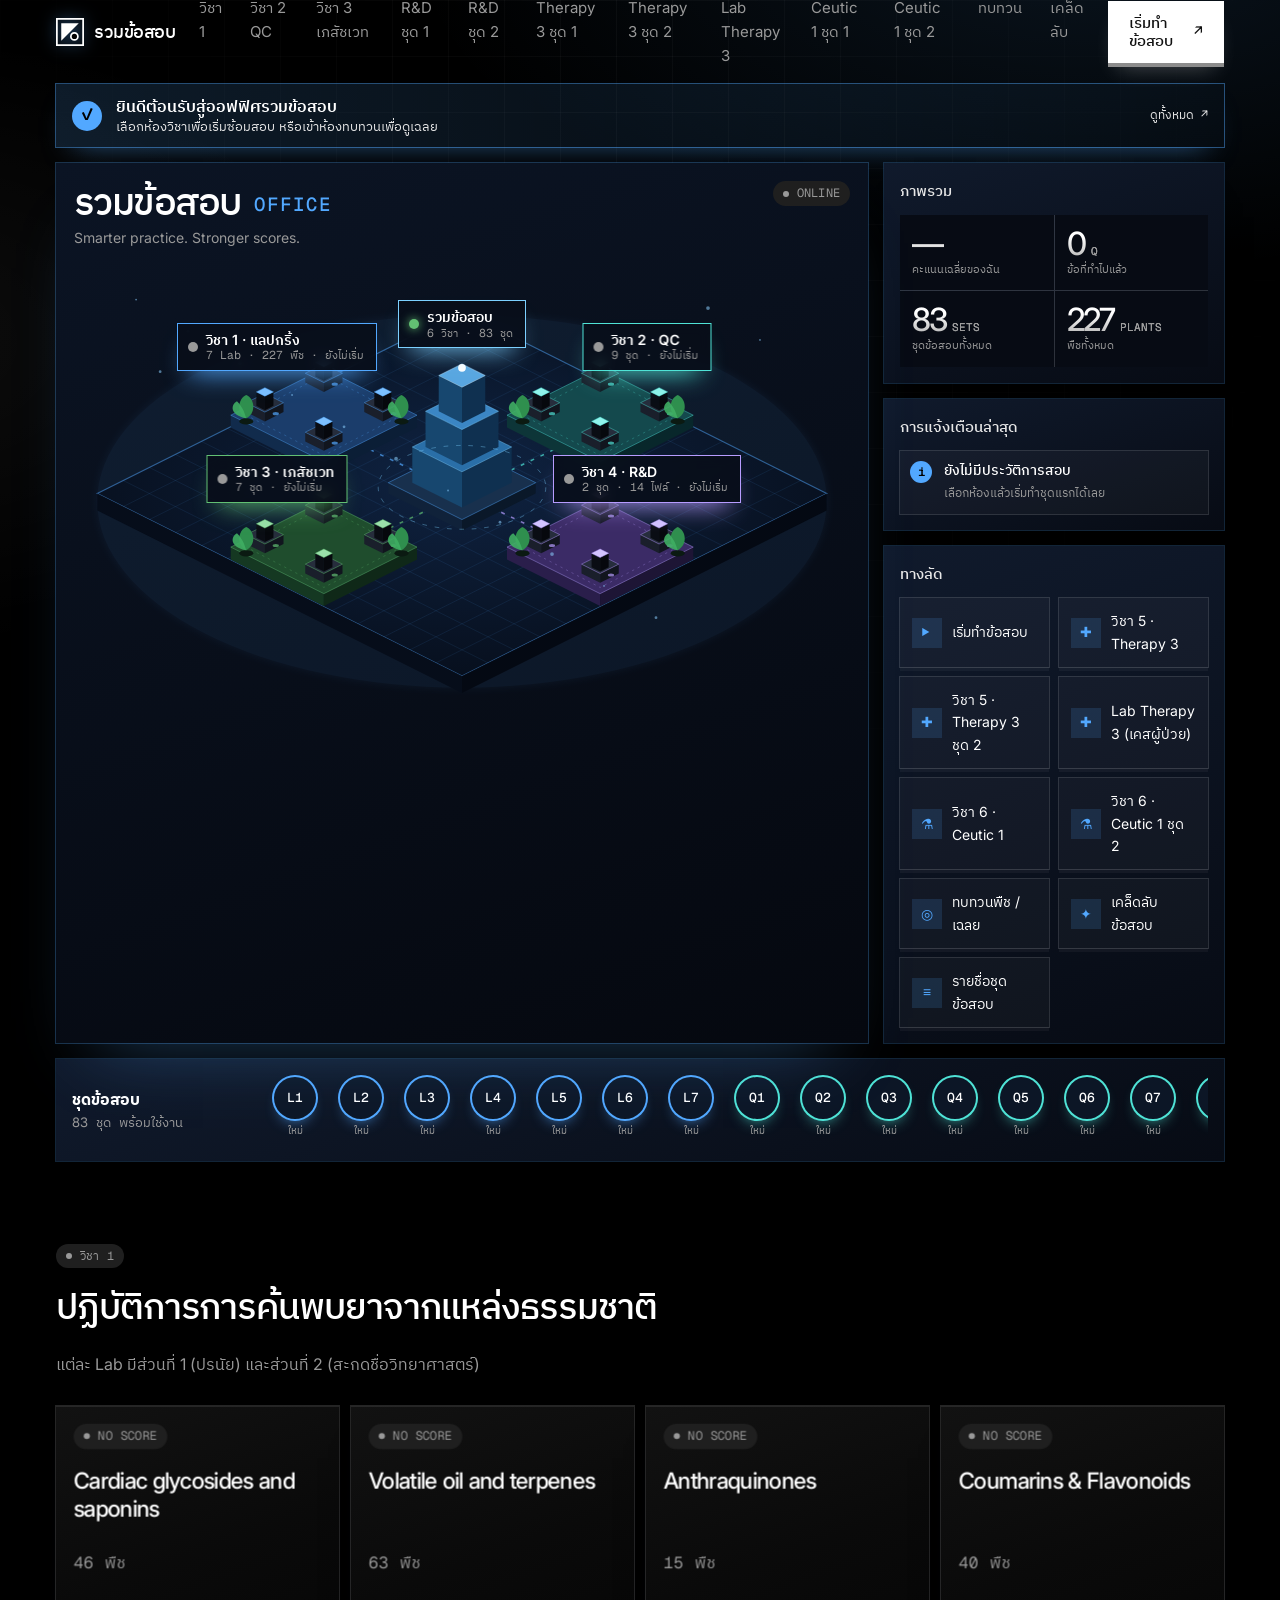
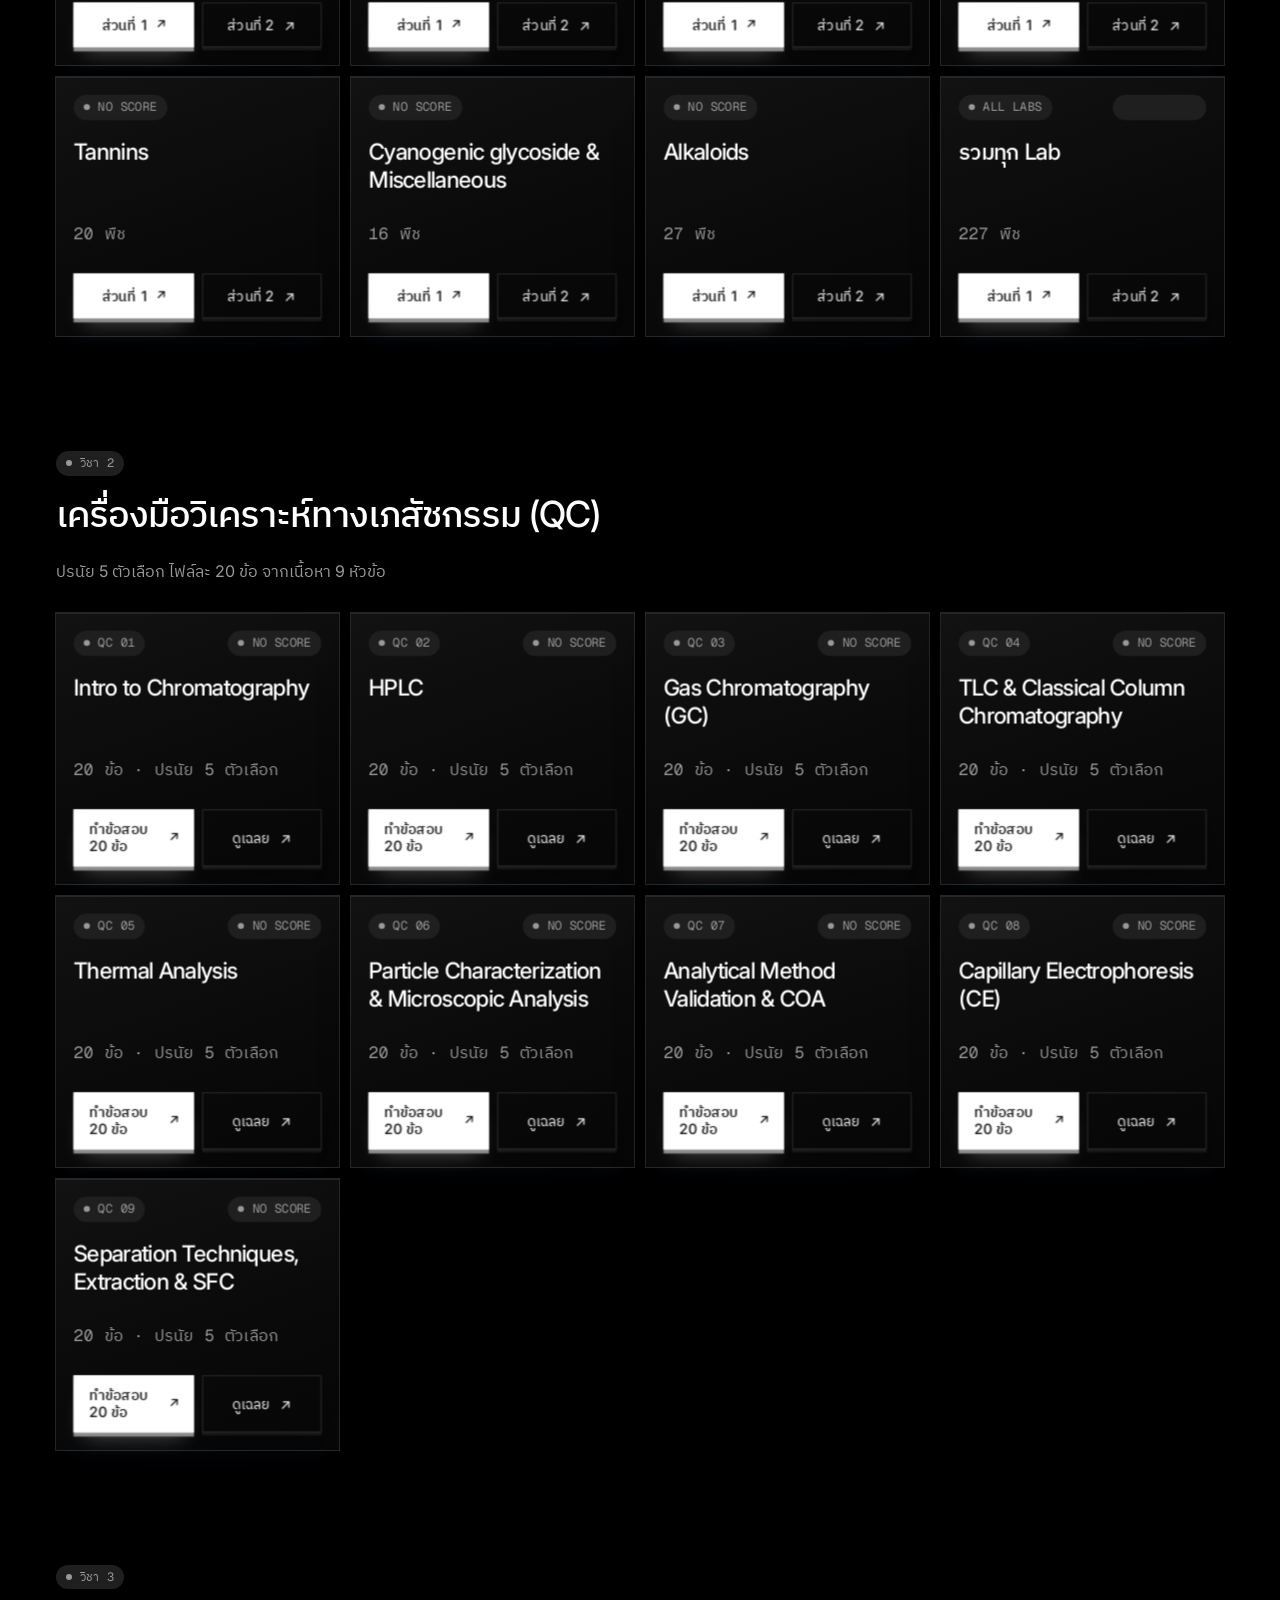
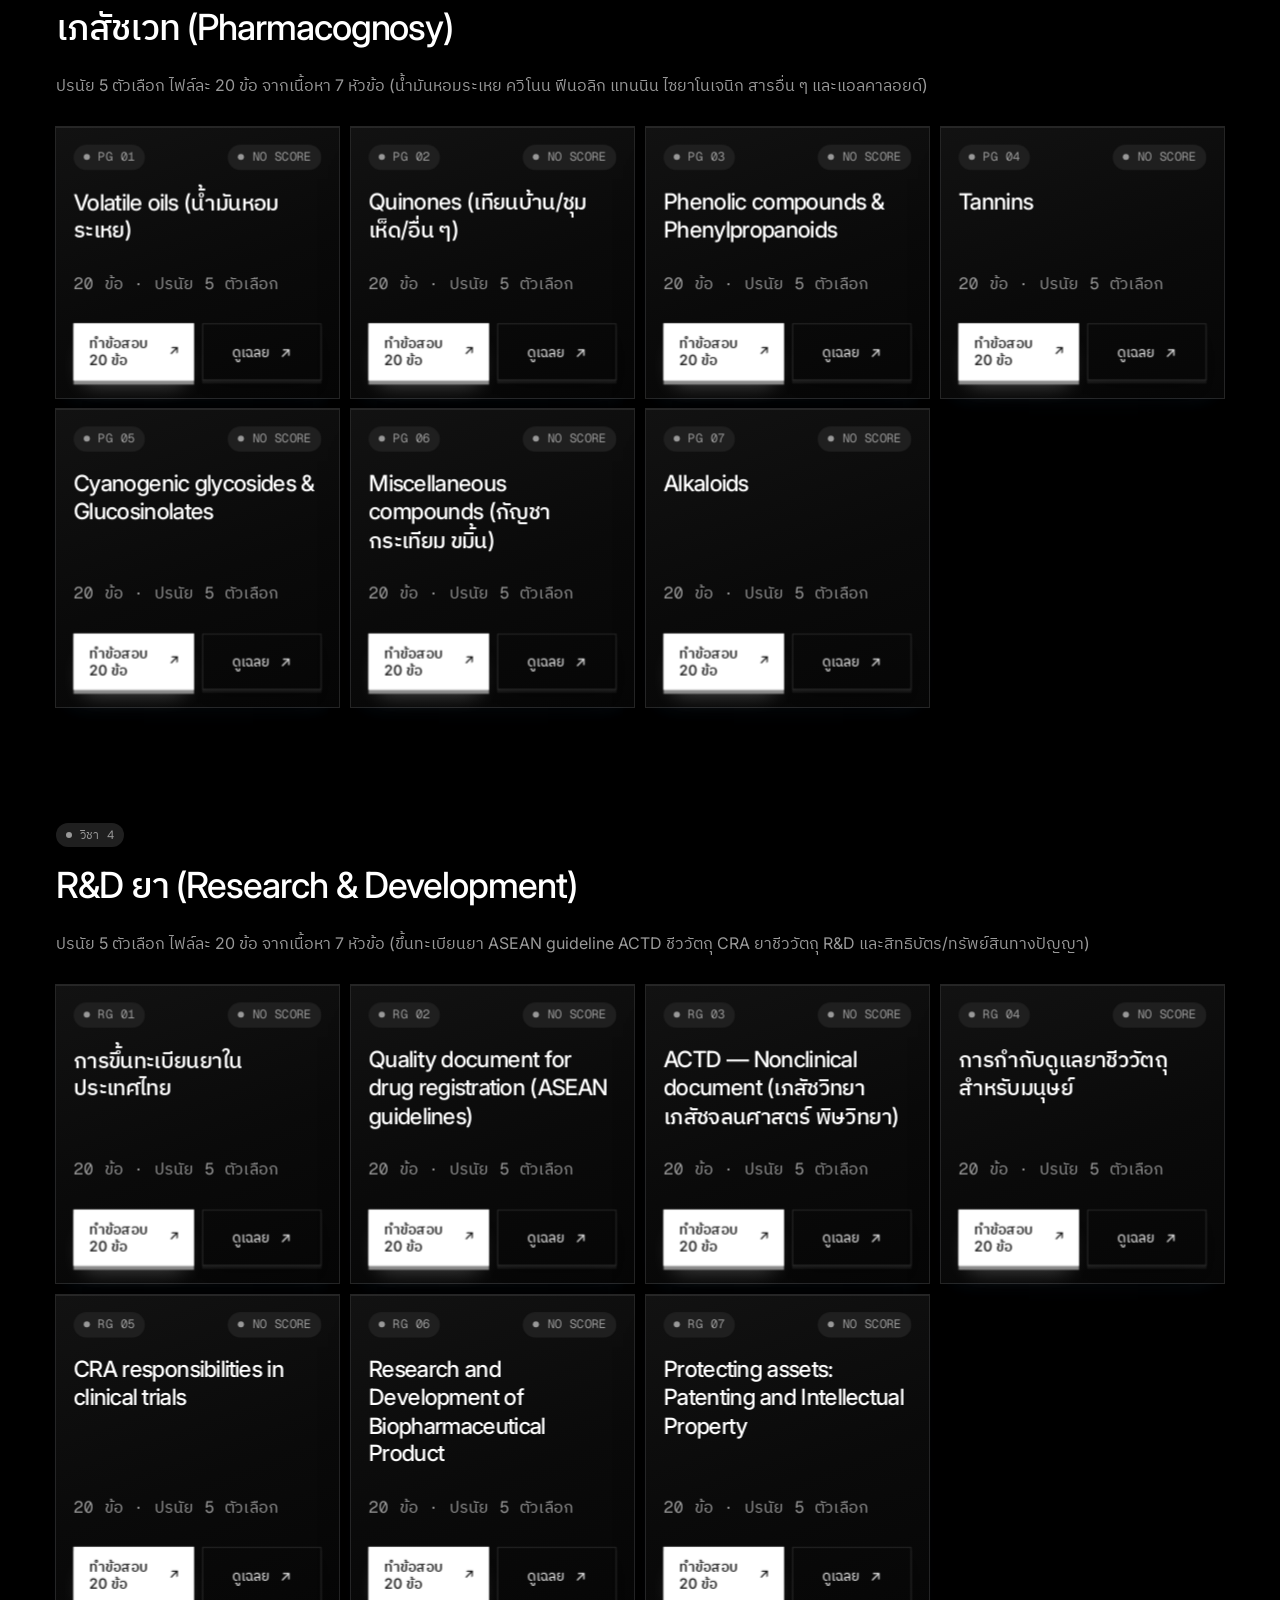
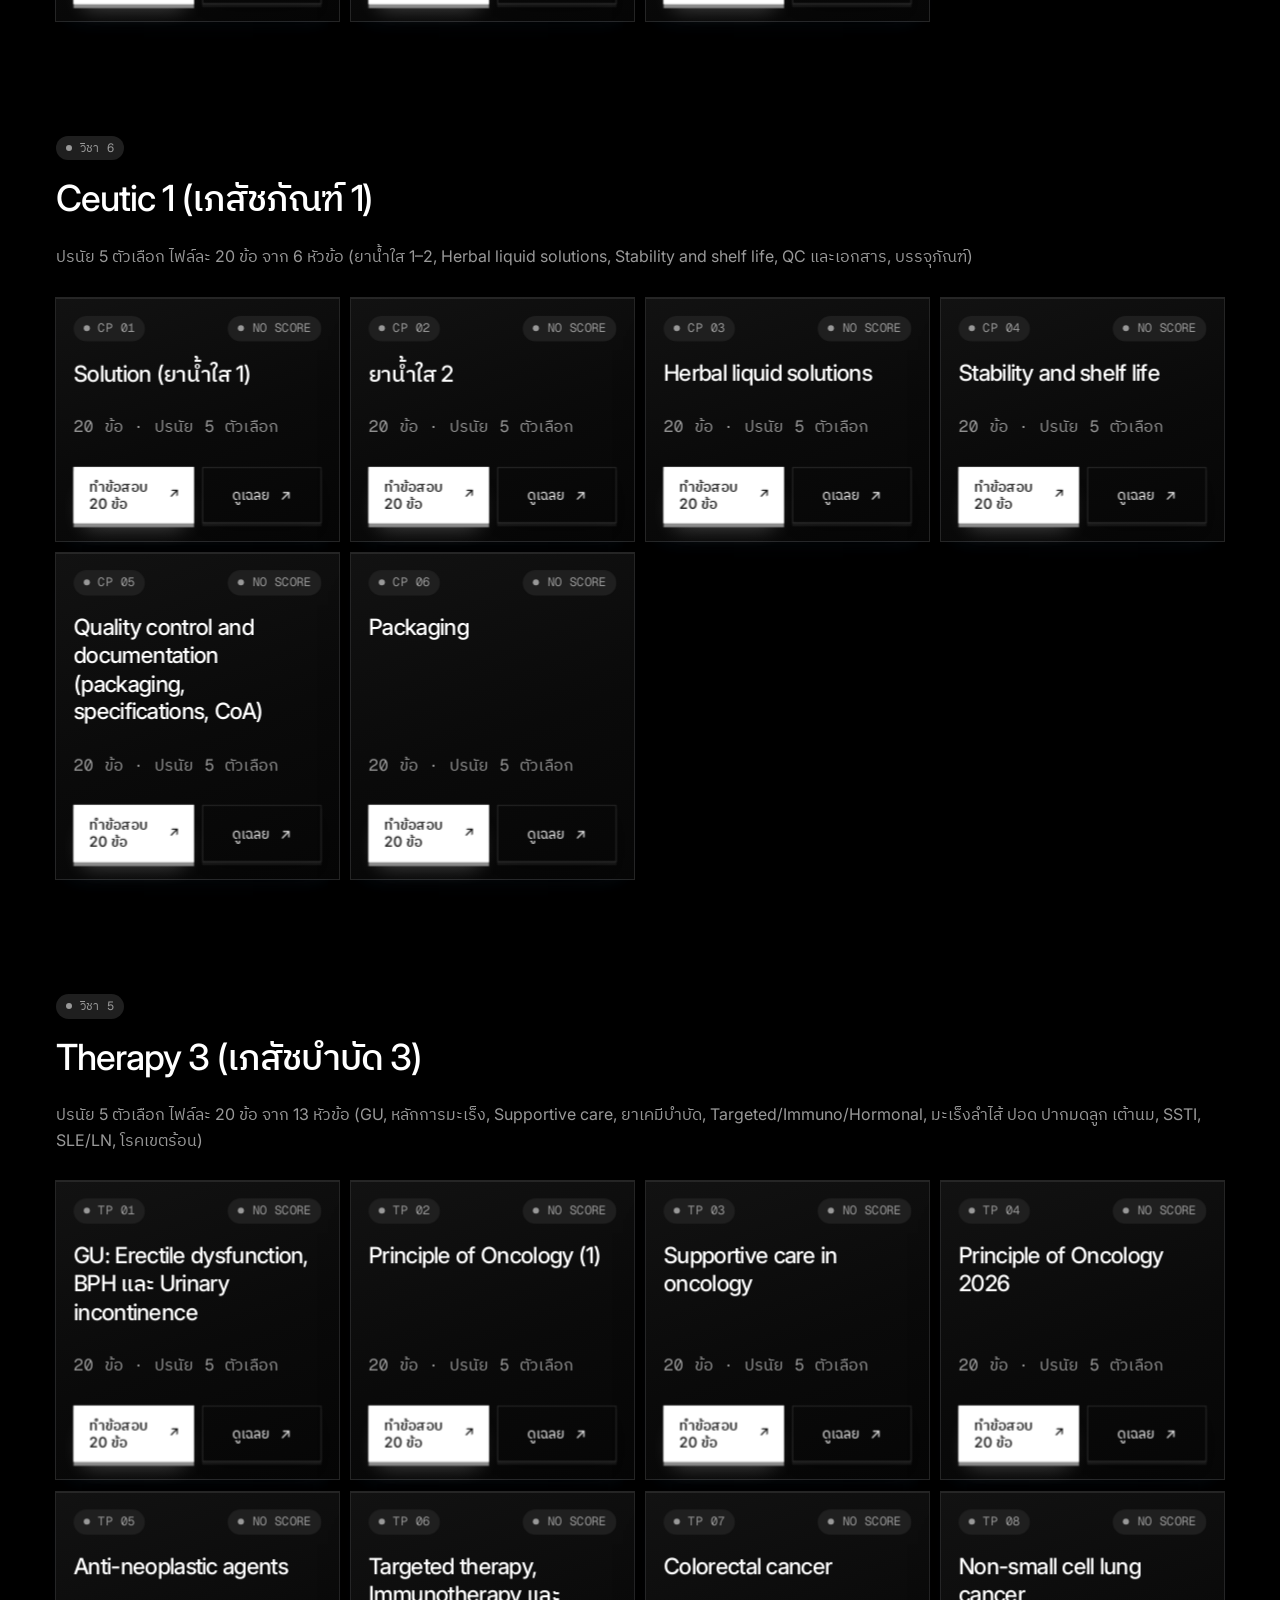
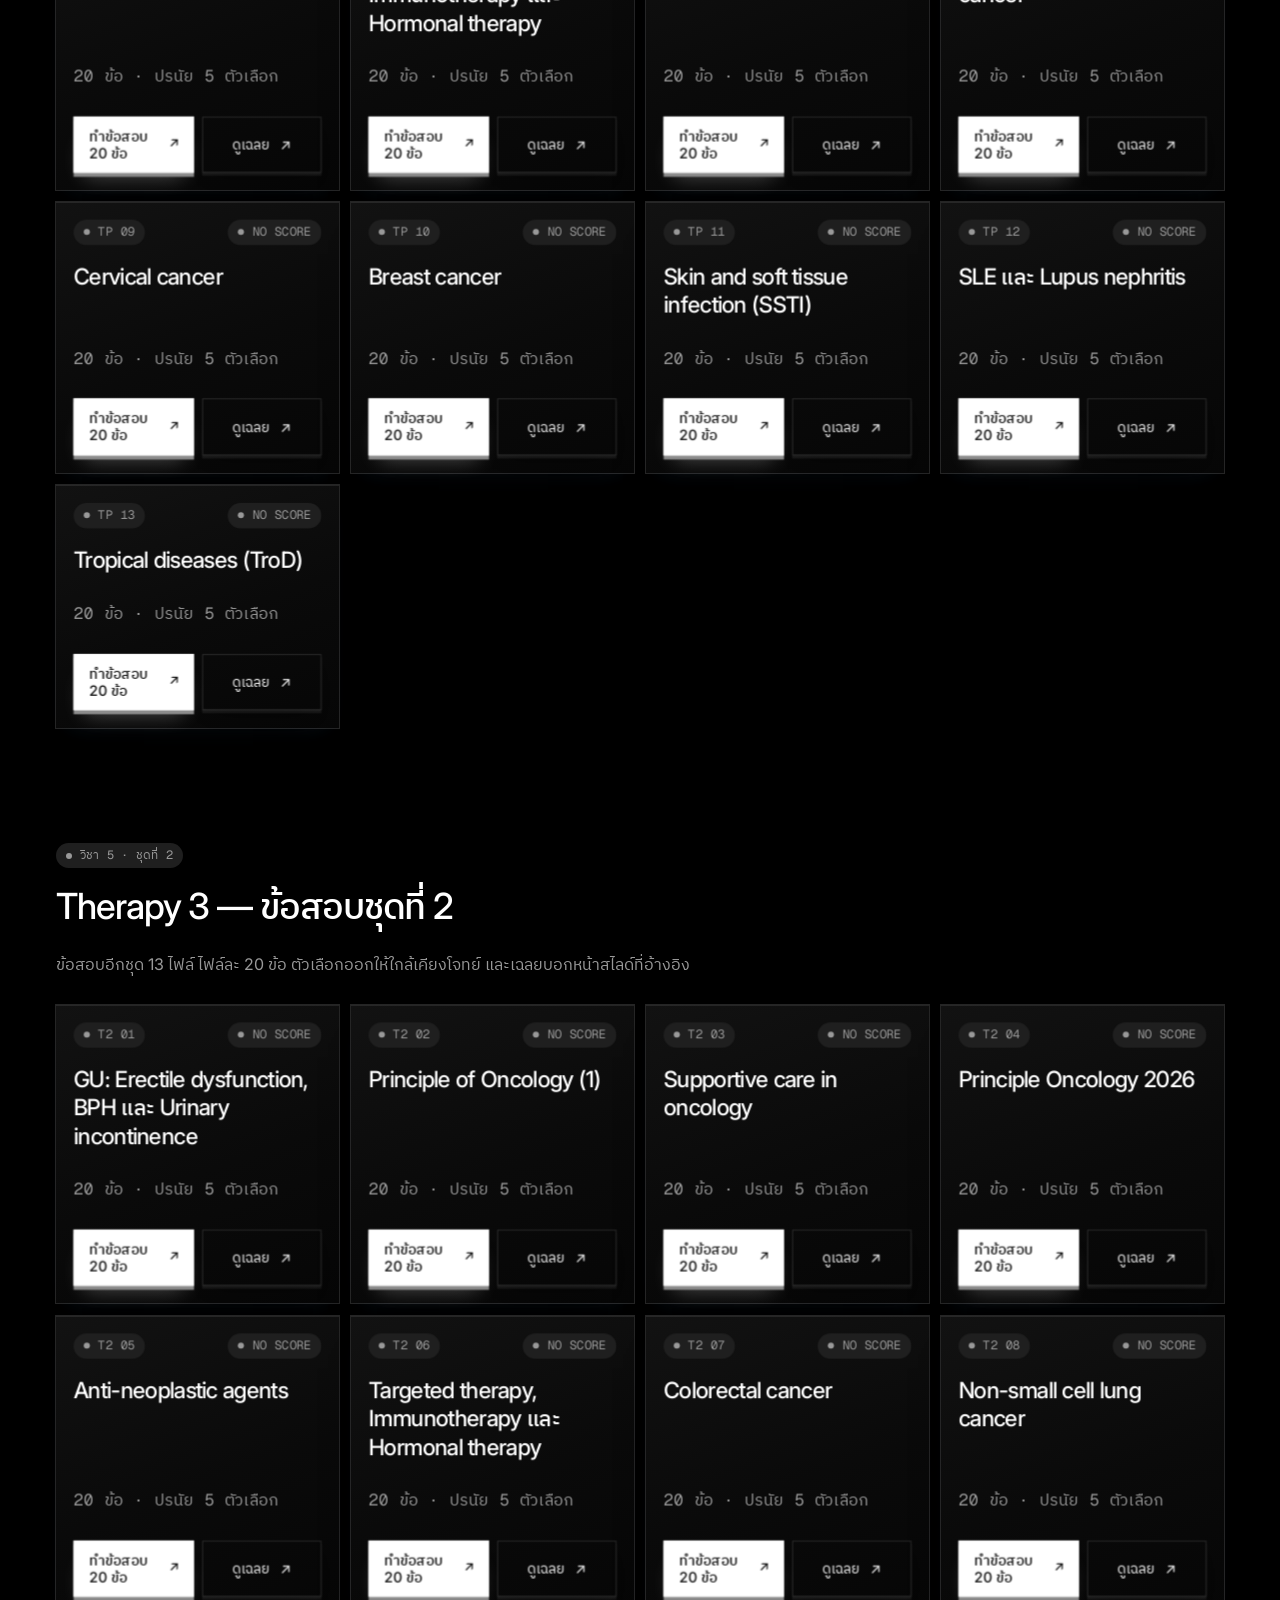
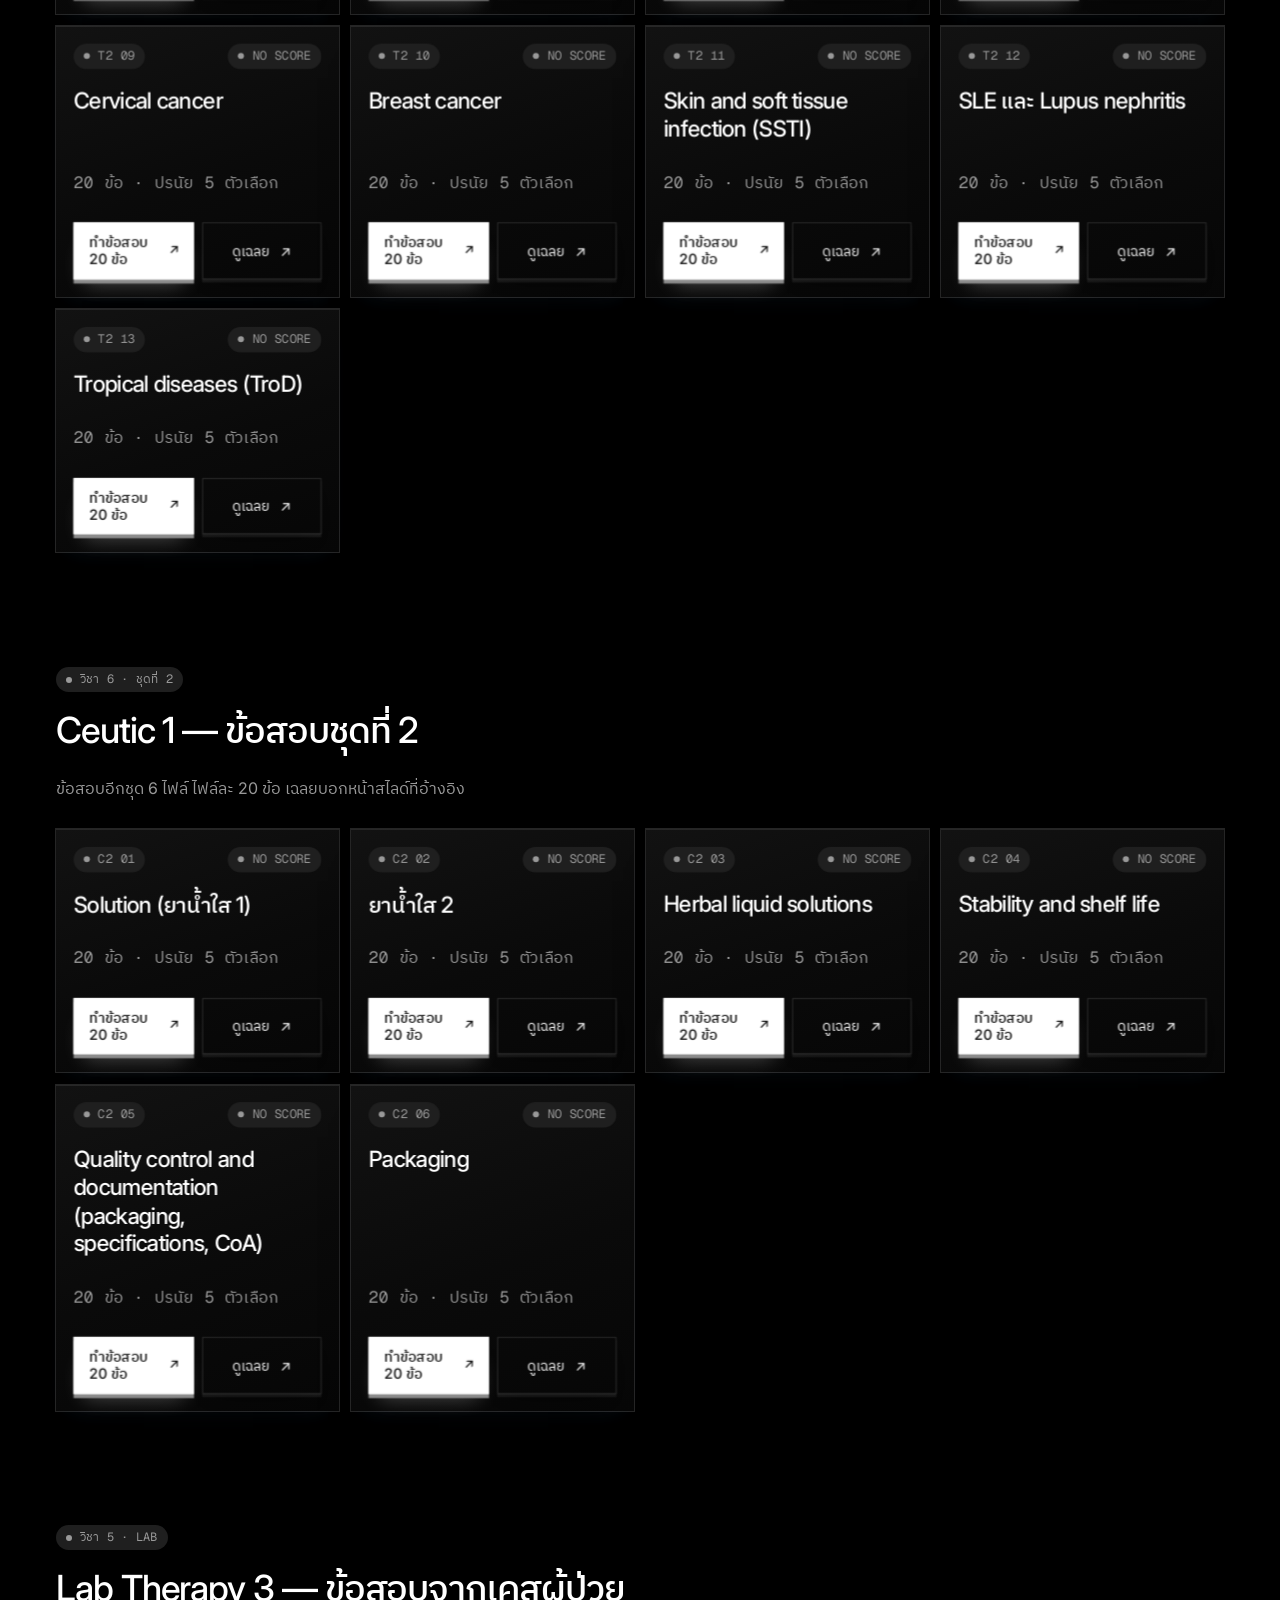
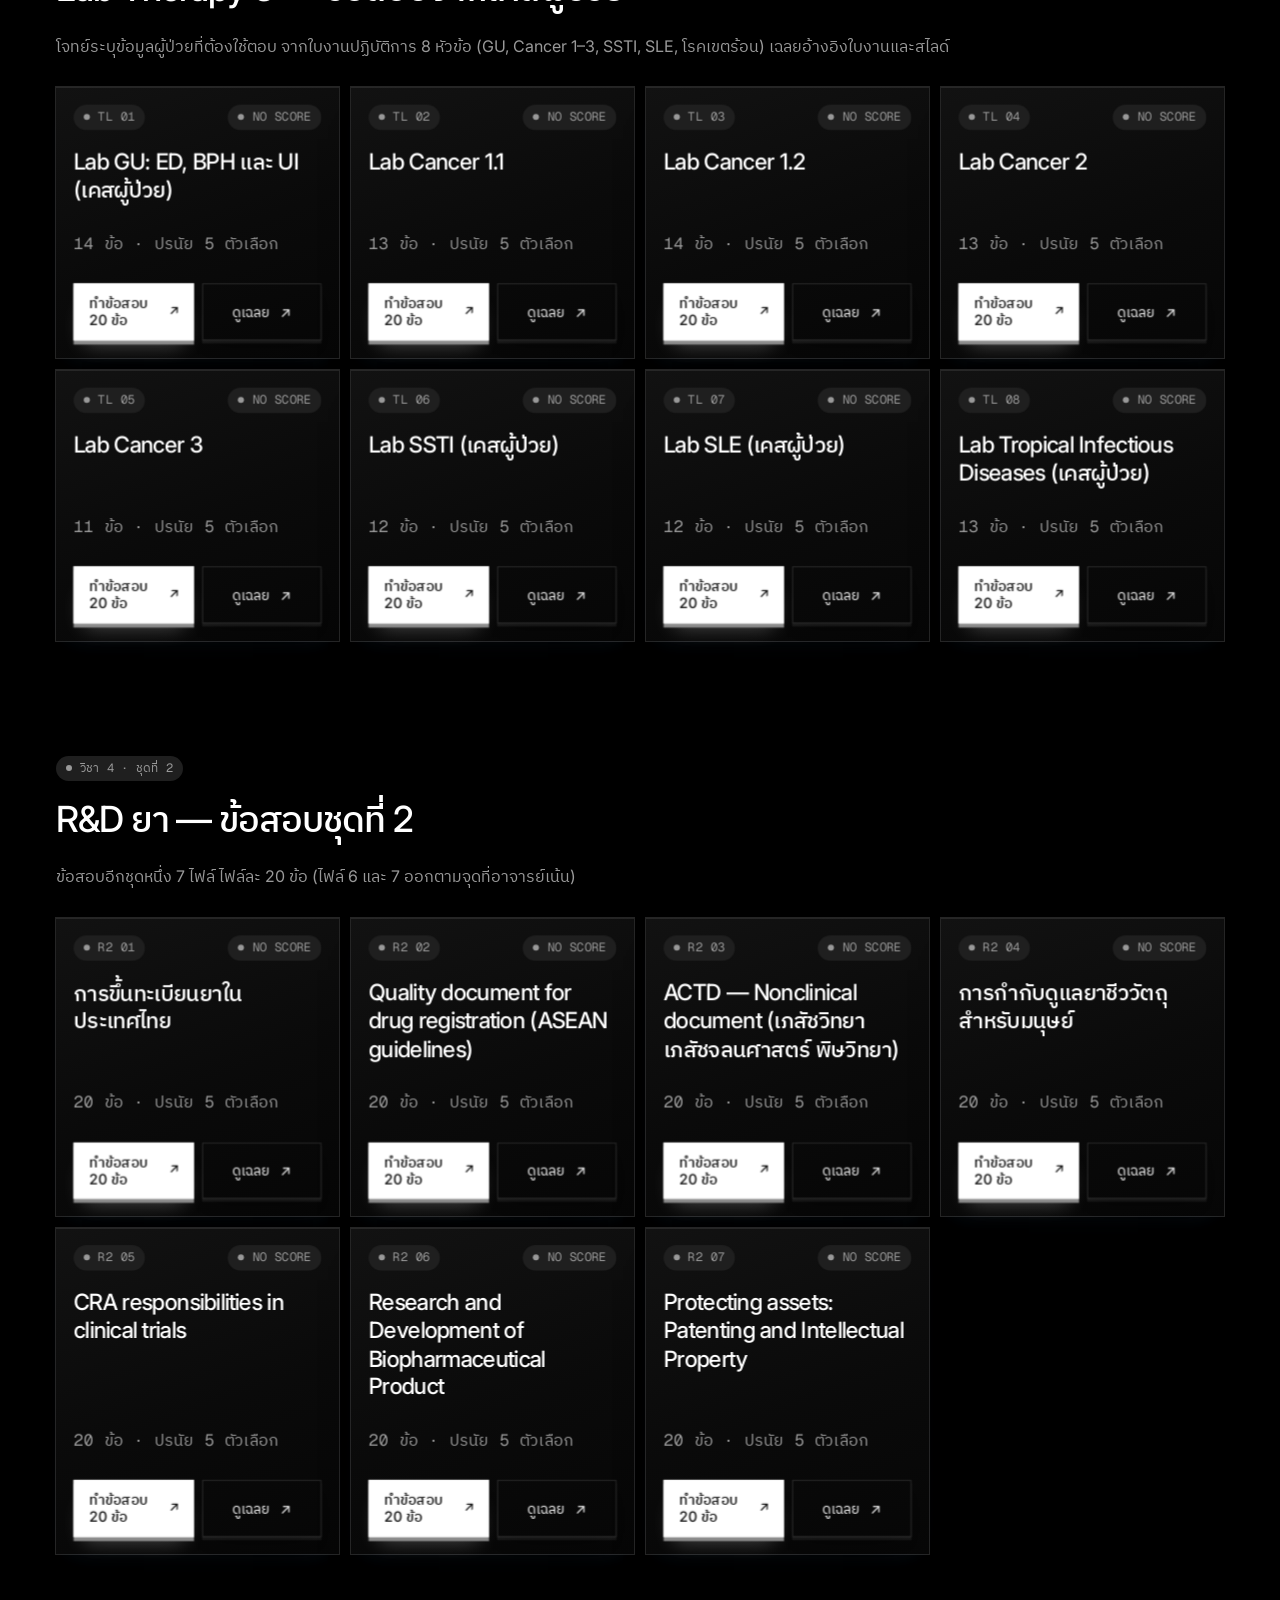
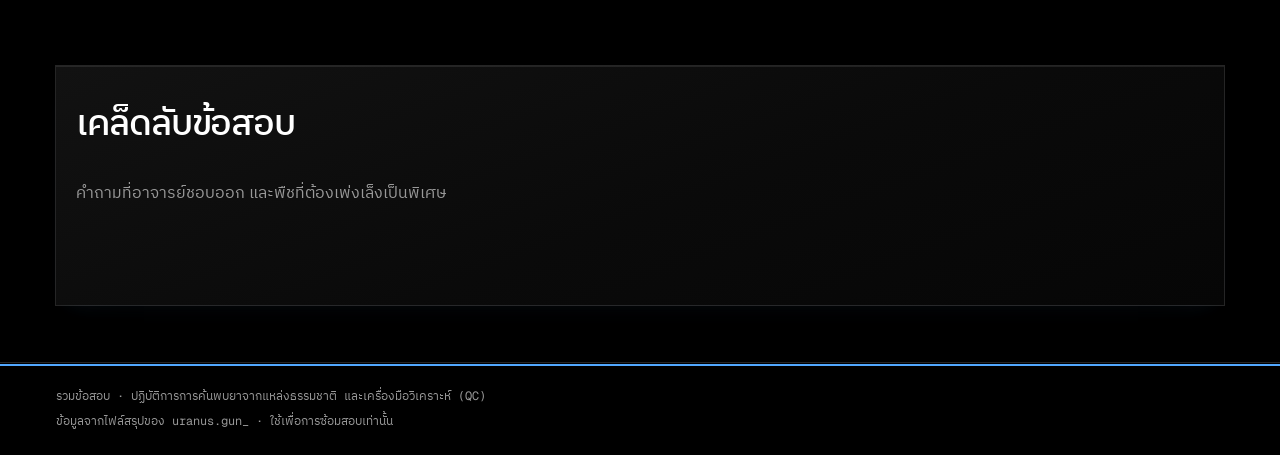
<file: index.html>
<!doctype html>
<html lang="th">
<head>
  <meta charset="utf-8">
  <meta name="viewport" content="width=device-width, initial-scale=1, viewport-fit=cover">
  <title>รวมข้อสอบ</title>
  <meta name="description" content="ซ้อมสอบแลปกริ้งรายวิชาปฏิบัติการการค้นพบยาจากแหล่งธรรมชาติ ปรนัย 5 ตัวเลือก และเติมตัวอักษรสะกดชื่อวิทยาศาสตร์">
  <meta name="theme-color" content="#000000">
  <link rel="icon" href="data:image/svg+xml,%3Csvg xmlns='http://www.w3.org/2000/svg' viewBox='0 0 32 32'%3E%3Crect width='32' height='32' fill='%23000'/%3E%3Cpath d='M6 26V6h20z' fill='%23fff'/%3E%3C/svg%3E">
  <link rel="preconnect" href="https://fonts.googleapis.com">
  <link rel="preconnect" href="https://fonts.gstatic.com" crossorigin>
  <link href="https://fonts.googleapis.com/css2?family=Geist+Mono:wght@400;500&family=IBM+Plex+Sans+Thai:wght@400;500;600&family=Inter:opsz,wght@14..32,400..600&display=swap" rel="stylesheet">
  <link rel="stylesheet" href="./assets/css/style.css?v=28">
</head>
<body>
  <a class="skip" href="#app">ข้ามไปเนื้อหา</a>
  <header class="site-header" id="header">
    <div class="wrap header-row">
      <a class="brand" href="#/" aria-label="หน้าแรก">
        <svg class="logo" viewBox="0 0 32 32" width="28" height="28" aria-hidden="true"><rect x="1" y="1" width="30" height="30" fill="none" stroke="#fff" stroke-width="2"/><path d="M6 26V6h20z" fill="#fff"/><circle cx="21" cy="21" r="4" fill="#000" stroke="#fff" stroke-width="2"/></svg>
        <span class="brand-name">รวมข้อสอบ</span>
      </a>
      <nav class="nav-desktop" aria-label="เมนูหลัก">
        <a href="#/labs" data-nav="labs">วิชา 1</a>
        <a href="#/qc" data-nav="qc">วิชา 2 QC</a>
        <a href="#/pg" data-nav="pg">วิชา 3 เภสัชเวท</a>
        <a href="#/rg" data-nav="rg">R&D ชุด 1</a>
        <a href="#/r2" data-nav="r2">R&D ชุด 2</a>
        <a href="#/tp" data-nav="tp">Therapy 3 ชุด 1</a>
        <a href="#/t2" data-nav="t2">Therapy 3 ชุด 2</a>
        <a href="#/tl" data-nav="tl">Lab Therapy 3</a>
        <a href="#/cp" data-nav="cp">Ceutic 1 ชุด 1</a>
        <a href="#/c2" data-nav="c2">Ceutic 1 ชุด 2</a>
        <a href="#/review" data-nav="review">ทบทวน</a>
        <a href="#/tips" data-nav="tips">เคล็ดลับ</a>
      </nav>
      <a class="btn-square nav-cta" href="#/setup">เริ่มทำข้อสอบ <span class="arr" aria-hidden="true">↗</span></a>
      <button class="menu-btn" id="menuBtn" aria-label="เปิดเมนู" aria-expanded="false" aria-controls="mobileMenu"><span></span><span></span></button>
    </div>
  </header>
  <nav class="mobile-menu" id="mobileMenu" aria-label="เมนูมือถือ" hidden>
    <a href="#/labs">วิชา 1 · Labs</a>
    <a href="#/qc">วิชา 2 · QC</a>
    <a href="#/pg">วิชา 3 · เภสัชเวท</a>
    <a href="#/rg">R&D · ข้อสอบชุด 1</a>
    <a href="#/r2">R&D · ข้อสอบชุด 2</a>
    <a href="#/tp">Therapy 3 · ข้อสอบชุด 1</a>
    <a href="#/t2">Therapy 3 · ข้อสอบชุด 2</a>
    <a href="#/tl">Lab Therapy 3 · เคสผู้ป่วย</a>
    <a href="#/cp">Ceutic 1 · ข้อสอบชุด 1</a>
    <a href="#/c2">Ceutic 1 · ข้อสอบชุด 2</a>
    <a href="#/review">ทบทวน</a>
    <a href="#/tips">เคล็ดลับ</a>
    <a href="#/setup" class="big">เริ่มทำข้อสอบ ↗</a>
  </nav>

  <main id="app" tabindex="-1"><p class="loading mono">LOADING…</p></main>

  <footer class="site-footer">
    <div class="wrap">
      <span class="mono dim">รวมข้อสอบ · ปฏิบัติการการค้นพบยาจากแหล่งธรรมชาติ และเครื่องมือวิเคราะห์ (QC)</span>
      <span class="mono dim">ข้อมูลจากไฟล์สรุปของ uranus.gun_ · ใช้เพื่อการซ้อมสอบเท่านั้น</span>
    </div>
  </footer>

  <div class="lightbox" id="lightbox" hidden role="dialog" aria-label="ดูรูปขยาย"><button class="lb-close" aria-label="ปิด">✕</button><img alt=""></div>
  <script type="module" src="./assets/js/app.js?v=28"></script>
</body>
</html>
</file>
<file: assets/css/style.css>
:root {
  --bg: #000;
  --card: #0a0a0a;
  --ring: rgba(255, 255, 255, 0.145);
  --text: #fff;
  --dim: #999999;
  --sub: #e7e7e7;
  --blue: #52a8ff;
  --green: #62c073;
  --fail: #ededed;
  --chip: #1f1f1f;
  --track: rgba(255, 255, 255, 0.18);
  --font-display: "Inter Display", "Inter", "IBM Plex Sans Thai", "Noto Sans Thai", system-ui, sans-serif;
  --font-body: "Inter", "IBM Plex Sans Thai", "Noto Sans Thai", system-ui, sans-serif;
  --font-mono: "Geist Mono", "IBM Plex Sans Thai", "Noto Sans Thai", ui-monospace, monospace;
  --gutter: 16px;
}
* { box-sizing: border-box; }
html { scroll-behavior: smooth; -webkit-text-size-adjust: 100%; }
body {
  margin: 0; background: var(--bg); color: var(--text);
  font: 400 16px/1.6 var(--font-body); font-optical-sizing: auto;
  min-height: 100svh; display: flex; flex-direction: column; overflow-x: hidden;
}
body.noscroll { overflow: hidden; }
main { flex: 1; outline: none; }
img { max-width: 100%; display: block; }
a { color: inherit; }
button { font: inherit; color: inherit; cursor: pointer; }
:focus-visible { outline: 2px solid var(--blue); outline-offset: 2px; }
.skip { position: absolute; left: -999px; top: 0; background: #fff; color: #000; padding: 8px 12px; z-index: 100; }
.skip:focus { left: 8px; top: 8px; }
.mono { font-family: var(--font-mono); }
.dim { color: var(--dim); }
.small { font-size: 13px; }
.wrap { width: 100%; max-width: 1200px; margin: 0 auto; padding-inline: var(--gutter); }
.narrow { max-width: 820px; }
i.sci { font-style: italic; }
.loading { text-align: center; padding: 40vh 0; color: var(--dim); }

/* header */
.site-header { position: fixed; inset: 0 0 auto 0; z-index: 50; transition: background .2s, border-color .2s; border-bottom: 1px solid transparent; }
.site-header.solid { background: rgba(0, 0, 0, 0.86); backdrop-filter: blur(10px); border-color: var(--ring); }
.header-row { display: flex; align-items: center; gap: 24px; height: 64px; }
.brand { display: flex; align-items: center; gap: 10px; text-decoration: none; font-family: var(--font-display); font-weight: 500; letter-spacing: -0.5px; font-size: 18px; margin-right: auto; white-space: nowrap; }
.nav-desktop { display: none; gap: 28px; }
.nav-desktop a { text-decoration: none; color: var(--dim); font-size: 15px; transition: color .15s; }
.nav-desktop a:hover, .nav-desktop a.active { color: #fff; }
.site-header .nav-cta { display: none; }
.menu-btn { width: 44px; height: 44px; background: none; border: 1px solid var(--ring); position: relative; }
.menu-btn span { position: absolute; left: 12px; right: 12px; height: 2px; background: #fff; }
.menu-btn span:first-child { top: 17px; } .menu-btn span:last-child { top: 25px; }
.mobile-menu { position: fixed; inset: 0; z-index: 40; background: #000; padding: 96px var(--gutter) 32px; display: flex; flex-direction: column; gap: 4px; }
.mobile-menu[hidden] { display: none; }
.mobile-menu a { font-family: var(--font-display); font-size: 40px; letter-spacing: -1.5px; font-weight: 500; text-decoration: none; padding: 12px 0; border-bottom: 1px solid var(--ring); }
.mobile-menu a.big { margin-top: auto; border: 0; background: #fff; color: #121212; font-size: 20px; letter-spacing: 0; padding: 16px; text-align: center; }
@media (min-width: 820px) {
  .nav-desktop { display: flex; } .site-header .nav-cta { display: inline-flex; } .menu-btn { display: none; }
}

/* buttons / chips */
.btn-square {
  display: inline-flex; align-items: center; justify-content: center; gap: 10px; border-radius: 0; border: 1px solid #fff;
  background: #fff; color: #121212; padding: 12px 20px; min-height: 44px; font-weight: 500; font-size: 15px; text-decoration: none; line-height: 1.2;
  transition: background .15s, color .15s;
}
.btn-square:hover { background: var(--sub); }
.btn-square .arr { font-family: var(--font-mono); }
.btn-ghost {
  display: inline-flex; align-items: center; justify-content: center; gap: 10px; border-radius: 0; background: transparent; color: #fff;
  border: 1px solid var(--ring); padding: 12px 20px; min-height: 44px; font-size: 15px; text-decoration: none; line-height: 1.2;
}
.btn-ghost:hover { border-color: #fff; }
.chip {
  display: inline-flex; align-items: center; gap: 8px; background: var(--chip); border-radius: 100px; padding: 4px 10px;
  font: 400 12px/1.4 var(--font-mono); color: var(--dim); text-transform: uppercase; letter-spacing: .02em; white-space: nowrap; max-width: 100%; overflow: hidden; text-overflow: ellipsis;
}
.chip .dot { width: 6px; height: 6px; border-radius: 50%; background: var(--dim); display: inline-block; }
.chip.pass { color: var(--green); } .chip.pass .dot { background: var(--green); }
.chip.fail { color: var(--fail); box-shadow: inset 0 0 0 1px var(--fail); } .chip.fail .dot { background: none; border-radius: 0; width: auto; height: auto; }
.chip.fail .dot::before { content: "✕"; font-size: 10px; line-height: 1; }
.chip.hl .dot { background: var(--blue); } .chip.hl { color: var(--blue); }
.chips, .pchips { display: flex; flex-wrap: wrap; gap: 8px; }

/* hero */
.hero { position: relative; min-height: 100svh; display: flex; align-items: flex-end; overflow: hidden; }
.hero-bg { position: absolute; inset: 0; width: 100%; height: 100%; object-fit: cover; }
.hero-scrim { position: absolute; inset: 0; background: linear-gradient(to top, rgba(0, 0, 0, 0.76) 0%, rgba(0, 0, 0, 0) 93.785%); }
.hero-inner { position: relative; padding-bottom: 56px; padding-top: 120px; }
.hero h1 { font: 500 clamp(32px, 6vw, 60px)/1.12 var(--font-display); letter-spacing: -0.04em; max-width: 752px; margin: 20px 0 16px; }
.lead { color: var(--sub); max-width: 560px; font-size: 18px; margin: 0 0 28px; }
.hero-cta { display: flex; flex-wrap: wrap; gap: 12px; }

/* sections */
.section { padding-block: 56px; }
.page-top { padding-top: 104px; }
.sec-head { margin-bottom: 28px; }
h1, h2, h3 { font-family: var(--font-display); font-weight: 500; margin: 0; }
.h-page { font-size: clamp(32px, 5vw, 48px); letter-spacing: -0.04em; line-height: 1.15; margin-bottom: 24px; }
.sec-head h2, .tip-teaser h2 { font-size: clamp(26px, 4vw, 36px); letter-spacing: -0.03em; }
.h-sec { font-size: 22px; letter-spacing: -0.02em; margin: 40px 0 14px; }

/* metrics */
.metrics { display: grid; grid-template-columns: 1fr 1fr; border: 1px solid var(--ring); margin-top: 0; }
.metrics.tight { margin-bottom: 8px; grid-template-columns: repeat(3, 1fr); }
.metric { padding: 24px 16px; border-right: 1px solid var(--ring); border-bottom: 1px solid var(--ring); margin: 0 -1px -1px 0; }
.num { font: 500 clamp(36px, 7vw, 56px)/1.05 var(--font-display); letter-spacing: -0.06em; display: flex; align-items: baseline; gap: 6px; flex-wrap: wrap; }
.unit { font-size: 12px; letter-spacing: 0; color: var(--dim); font-weight: 400; }
.metrics-wrap { margin: 0; }
section.metrics { margin-top: 0; width: calc(100% - 2 * var(--gutter)); }
@media (min-width: 760px) { section.metrics { grid-template-columns: repeat(4, 1fr); } .metric { padding: 32px 24px; } }
@media (max-width: 520px) { .metrics.tight { grid-template-columns: 1fr; } }

/* bento */
.bento { display: grid; grid-template-columns: 1fr; gap: 12px; }
@media (min-width: 640px) { .bento { grid-template-columns: repeat(2, 1fr); } }
@media (min-width: 1000px) { .bento { grid-template-columns: repeat(4, 1fr); } }
.bento-card { background: var(--card); box-shadow: 0 0 0 1px var(--ring); padding: 20px; display: flex; flex-direction: column; gap: 10px; min-height: 230px; }
.bento-top { display: flex; justify-content: space-between; gap: 8px; flex-wrap: wrap; }
.bento-card h3 { font-size: 22px; letter-spacing: -0.04em; line-height: 1.25; flex: 1; margin-top: 8px; }
.bento-actions { display: flex; gap: 8px; flex-wrap: wrap; }
.bento-actions a { padding: 10px 14px; font-size: 14px; flex: 1; }
.tip-teaser { background: var(--card); box-shadow: 0 0 0 1px var(--ring); padding: 28px 20px; display: flex; flex-direction: column; gap: 12px; align-items: flex-start; }

/* setup */
.setup { display: flex; flex-direction: column; gap: 22px; }
fieldset { border: 0; padding: 0; margin: 0; min-width: 0; }
fieldset[hidden] { display: none; }
legend { padding: 0; margin-bottom: 10px; font-size: 12px; color: var(--dim); letter-spacing: .06em; text-transform: uppercase; }
.seg { display: flex; flex-wrap: wrap; gap: 8px; }
.seg-item { position: relative; }
.seg-item input, .check input { position: absolute; opacity: 0; pointer-events: none; }
.seg-item span { display: inline-block; padding: 10px 16px; min-height: 44px; line-height: 24px; background: var(--card); box-shadow: 0 0 0 1px var(--ring); cursor: pointer; font-size: 15px; }
.seg-item input:checked + span { box-shadow: 0 0 0 1px var(--blue); color: var(--blue); }
.seg-item input:focus-visible + span, .check input:focus-visible + span::before { outline: 2px solid var(--blue); outline-offset: 2px; }
.checks { display: flex; flex-wrap: wrap; gap: 8px 20px; }
.check { position: relative; display: inline-flex; align-items: center; min-height: 44px; cursor: pointer; }
.check span { display: inline-flex; align-items: center; gap: 10px; font-size: 15px; }
.check span::before { content: ""; width: 18px; height: 18px; box-shadow: 0 0 0 1px var(--ring); background: var(--card); flex: none; }
.check input:checked + span::before { background: var(--blue) url("data:image/svg+xml,%3Csvg xmlns='http://www.w3.org/2000/svg' viewBox='0 0 18 18'%3E%3Cpath d='M4 9l3.5 3.5L14 5.5' fill='none' stroke='%23000' stroke-width='2'/%3E%3C/svg%3E") center/18px; box-shadow: none; }
.check.inline { margin-bottom: 12px; }
.form-msg { color: var(--fail); border: 1px solid var(--fail); padding: 10px 14px; margin: 0; }
.setup-go { position: sticky; bottom: 0; padding: 12px 0 calc(12px + env(safe-area-inset-bottom)); background: linear-gradient(to top, #000 70%, transparent); }
.setup-go .btn-square { width: 100%; }
@media (min-width: 640px) { .setup-go .btn-square { width: auto; } }

/* quiz */
.quiz { padding-top: 88px; padding-bottom: 80px; max-width: 860px; }
.timeline { height: 6px; border-radius: 2px; background: var(--track); overflow: hidden; }
.tl-fill { height: 100%; background: var(--blue); border-radius: 2px; transition: width .3s; }
.tl-fill.full { background: var(--green); }
.quiz-meta { display: flex; justify-content: space-between; align-items: center; gap: 12px; margin: 18px 0 14px; flex-wrap: wrap; }
.prompt { font-size: clamp(22px, 4.5vw, 32px); letter-spacing: -0.03em; line-height: 1.3; margin-bottom: 18px; }
.qimg { position: relative; display: block; width: min(100%, 420px); padding: 0; border: 0; background: var(--card); box-shadow: 0 0 0 1px var(--ring); margin-bottom: 20px; }
.qimg img { width: 100%; height: auto; aspect-ratio: 1; object-fit: cover; }
.zoom { position: absolute; right: 8px; bottom: 8px; background: rgba(0, 0, 0, .75); padding: 2px 8px; font-size: 12px; }
.options { display: flex; flex-direction: column; gap: 10px; }
.opt { display: flex; align-items: flex-start; gap: 14px; width: 100%; text-align: left; background: var(--card); border: 0; box-shadow: 0 0 0 1px var(--ring); padding: 14px 16px; min-height: 56px; border-radius: 0; line-height: 1.5; }
.opt:not(:disabled):hover, .opt:not(:disabled):focus-visible { box-shadow: 0 0 0 1px var(--blue); }
.opt .letter { flex: none; width: 28px; height: 28px; display: grid; place-items: center; background: var(--chip); color: var(--dim); font-size: 13px; }
.opt .otext { flex: 1; padding-top: 2px; overflow-wrap: anywhere; }
.opt .mark { flex: none; width: 20px; font-family: var(--font-mono); padding-top: 2px; }
.opt:disabled { cursor: default; color: var(--text); opacity: 1; }
.opt.picked { box-shadow: 0 0 0 1px var(--blue); }
.opt.right { box-shadow: 0 0 0 1px var(--green); } .opt.right .mark, .opt.right .letter { color: var(--green); }
.opt.wrong { box-shadow: 0 0 0 2px var(--fail); } .opt.wrong .mark { color: var(--fail); }
.opt:disabled:not(.right):not(.picked) { opacity: .55; }
.feedback { margin-top: 24px; }
.fb-head { display: flex; align-items: center; gap: 12px; flex-wrap: wrap; margin-bottom: 14px; }
.fb-text { font-size: 15px; }
.next-row { display: flex; align-items: center; gap: 14px; margin-top: 18px; }

/* spelling */
.spell { display: flex; flex-wrap: wrap; gap: 18px 28px; margin: 8px 0 18px; }
.spell-word { display: flex; flex-wrap: nowrap; gap: 5px; }
.cellwrap { display: flex; flex-direction: column; align-items: center; gap: 2px; }
.cell { width: 34px; height: 44px; text-align: center; font: 500 20px/1 var(--font-mono); background: var(--card); color: #fff; border: 0; box-shadow: 0 0 0 1px rgba(255,255,255,.3); border-radius: 0; padding: 0; text-transform: none; }
span.cell.fixed { display: grid; place-items: center; background: none; box-shadow: none; width: 16px; color: var(--dim); }
input.cell:focus { box-shadow: 0 0 0 2px var(--blue); outline: none; }
input.cell.given { color: var(--dim); background: var(--chip); }
input.cell.hinted { color: var(--blue); }
input.cell.right { box-shadow: 0 0 0 2px #62c073; color: #62c073; background: rgba(98, 192, 115, .1); }
input.cell.wrong { box-shadow: 0 0 0 2px var(--fail); color: var(--fail); }
.fix { height: 12px; font: 400 11px/12px var(--font-mono); color: #62c073; }
@media (max-width: 420px) { .cell { width: 26px; height: 40px; font-size: 17px; } .spell-word { gap: 3px; } span.cell.fixed { width: 10px; } }
.spell-actions { display: flex; flex-wrap: wrap; gap: 10px; }

/* plant card */
.pcard { display: grid; grid-template-columns: 1fr; background: var(--card); box-shadow: 0 0 0 1px var(--ring); }
.pimg { padding: 0; border: 0; background: #000; display: block; min-width: 0; overflow: hidden; align-self: start; width: 100%; }
.pimg img { width: 100%; height: auto; aspect-ratio: 4 / 3; object-fit: cover; }
.pbody { padding: 16px; display: flex; flex-direction: column; gap: 10px; min-width: 0; }
.pbody h3 { font-size: 22px; letter-spacing: -0.03em; }
dl { margin: 0; display: flex; flex-direction: column; gap: 8px; }
.kv { display: grid; grid-template-columns: 112px 1fr; gap: 10px; font-size: 14px; }
.kv dt { color: var(--dim); font-size: 11px; letter-spacing: .04em; padding-top: 4px; }
.kv dd { margin: 0; overflow-wrap: anywhere; }
@media (min-width: 640px) { .pcard { grid-template-columns: 240px 1fr; } .pimg img { aspect-ratio: 1; } }
@media (max-width: 420px) { .kv { grid-template-columns: 1fr; gap: 0; } }

/* review (flashcards) */
.toolbar { display: flex; flex-direction: column; gap: 14px; margin-bottom: 14px; }
.search { width: 100%; max-width: 480px; min-height: 44px; background: var(--card); border: 0; box-shadow: 0 0 0 1px var(--ring); color: #fff; padding: 0 14px; font: inherit; border-radius: 0; }
.search:focus { outline: none; box-shadow: 0 0 0 2px var(--blue); }
.cards { display: grid; grid-template-columns: 1fr; gap: 12px; }
@media (min-width: 1000px) { .cards { grid-template-columns: 1fr 1fr; } .cards .pcard { grid-template-columns: 180px 1fr; } }
.flip.hidden-info:not(.revealed) .pbody dl, .flip.hidden-info:not(.revealed) .pbody h3 { filter: blur(9px); user-select: none; }
.flip.hidden-info { cursor: pointer; }

/* result */
.result-head { display: flex; align-items: center; gap: 16px; flex-wrap: wrap; margin-bottom: 8px; }
.result-head .h-page { margin: 0; }
.bars { display: flex; flex-direction: column; gap: 14px; }
.bar-label { display: flex; justify-content: space-between; gap: 12px; margin-bottom: 6px; font-size: 15px; }
.result-actions { display: flex; flex-wrap: wrap; gap: 10px; margin-top: 28px; }
.review { display: grid; grid-template-columns: 1fr; gap: 12px; }
.rv-side { display: flex; gap: 6px; overflow-x: auto; padding-bottom: 6px; scrollbar-width: thin; }
.rv-item { flex: none; display: flex; align-items: center; gap: 8px; background: var(--card); border: 0; box-shadow: 0 0 0 1px var(--ring); padding: 8px 12px; min-height: 40px; font-size: 13px; }
.sdot { width: 8px; height: 8px; border-radius: 50%; display: inline-block; flex: none; }
.sdot.ok { background: var(--green); } .sdot.no { background: none; box-shadow: 0 0 0 1.5px var(--fail); } .sdot.skip { background: var(--dim); }
.rv-table { min-width: 0; border: 1px solid var(--ring); }
.rv-row { display: flex; flex-direction: column; gap: 6px; padding: 14px; border-bottom: 1px solid var(--ring); font-size: 13px; overflow-wrap: anywhere; }
.rv-row:last-child { border-bottom: 0; }
.rv-row[hidden] { display: none; }
.rv-head { display: none; color: var(--dim); font-size: 11px; letter-spacing: .06em; }
.rv-row > span[data-l]::before { content: attr(data-l) " · "; font: 400 10px var(--font-mono); color: var(--dim); display: block; }
.rv-q { font-family: var(--font-body); font-size: 14px; }
.rv-row.flash { background: rgba(82, 168, 255, .12); }
@media (min-width: 900px) {
  .review { grid-template-columns: 240px 1fr; align-items: start; }
  .rv-side { flex-direction: column; overflow: auto; max-height: 70vh; position: sticky; top: 80px; }
  .rv-item { width: 100%; }
  .rv-row { display: grid; grid-template-columns: 1.6fr 1fr 1fr; gap: 16px; }
  .rv-head { display: grid; padding-block: 10px; }
  .rv-row > span[data-l]::before { display: none; }
}

/* tips */
.tips { padding-left: 22px; display: flex; flex-direction: column; gap: 10px; margin: 0; }
.tips.plain { list-style: none; padding: 0; }
.tips.plain li { background: var(--card); box-shadow: 0 0 0 1px var(--ring); padding: 12px 14px; }
.tips li::marker { color: var(--dim); font-family: var(--font-mono); }

/* footer & lightbox */
.site-footer { border-top: 1px solid var(--ring); padding: 24px 0 calc(24px + env(safe-area-inset-bottom)); font-size: 12px; }
.site-footer .wrap { display: flex; flex-direction: column; gap: 6px; }
.lightbox { position: fixed; inset: 0; z-index: 90; background: rgba(0, 0, 0, .94); display: grid; place-items: center; padding: 16px; }
.lightbox[hidden] { display: none; }
.lightbox img { max-width: 100%; max-height: 100%; object-fit: contain; }
.lb-close { position: absolute; top: 12px; right: 12px; width: 44px; height: 44px; background: #000; border: 1px solid var(--ring); }

@media (prefers-reduced-motion: reduce) { * { transition: none !important; scroll-behavior: auto !important; } }

.bento-top:empty { display: none; }
.chip .dot { flex: none; }

.explain { margin-top: 14px; padding: 14px 16px; background: var(--card); box-shadow: 0 0 0 1px var(--ring); font-size: 15px; }
.explain p { margin: 6px 0 0; color: var(--sub); }
.sec-head .chip { margin-bottom: 10px; }
.key { list-style: none; padding: 0; margin: 24px 0 0; display: flex; flex-direction: column; gap: 14px; counter-reset: k; }
.key-item { counter-increment: k; background: var(--card); box-shadow: 0 0 0 1px var(--ring); padding: 16px; }
.key-q { font: 500 18px/1.45 var(--font-display); margin: 10px 0; }
.key-q::before { content: "Q" counter(k, decimal-leading-zero) "  "; font-family: var(--font-mono); color: var(--dim); font-size: 13px; }
.key-opts { list-style: none; margin: 0; padding: 0; display: flex; flex-direction: column; gap: 8px; }
.key-opts li { padding: 10px 12px; box-shadow: 0 0 0 1px var(--ring); font-size: 15px; overflow-wrap: anywhere; }
.key-opts li.right { box-shadow: 0 0 0 1px var(--green); }
.key-opts li .mark { color: var(--green); margin-right: 8px; font-family: var(--font-mono); }

/* ================= 3D / depth theme ================= */
body {
  background:
    radial-gradient(1100px 560px at 85% -8%, rgba(82, 168, 255, 0.12), transparent 62%),
    radial-gradient(900px 520px at -10% 38%, rgba(255, 255, 255, 0.05), transparent 60%),
    #000;
  background-attachment: fixed;
}
body::before {
  content: ""; position: fixed; inset: 0; z-index: -1; pointer-events: none;
  background-image: linear-gradient(rgba(255, 255, 255, 0.035) 1px, transparent 1px), linear-gradient(90deg, rgba(255, 255, 255, 0.035) 1px, transparent 1px);
  background-size: 56px 56px;
  -webkit-mask-image: radial-gradient(ellipse at 50% 0%, #000 0%, transparent 78%);
  mask-image: radial-gradient(ellipse at 50% 0%, #000 0%, transparent 78%);
}
#app > * { animation: pagein 0.55s cubic-bezier(0.2, 0.7, 0.2, 1) both; }
@keyframes pagein { from { opacity: 0; transform: translateY(14px); } to { opacity: 1; transform: none; } }

.logo { filter: drop-shadow(0 0 8px rgba(82, 168, 255, 0.5)); }
.site-header.solid { box-shadow: 0 12px 30px -18px rgba(0, 0, 0, 0.9); }

/* scroll reveal (ใช้ property translate แยกจาก transform ของ tilt) */
.reveal { opacity: 0; translate: 0 28px; transition: opacity 0.7s cubic-bezier(0.2, 0.7, 0.2, 1) var(--d, 0ms), translate 0.7s cubic-bezier(0.2, 0.7, 0.2, 1) var(--d, 0ms); }
.reveal.in { opacity: 1; translate: 0 0; }

/* tilt + glare */
[data-tilt] {
  position: relative; transform-style: preserve-3d; will-change: transform;
  transform: perspective(900px) rotateX(var(--rx, 0deg)) rotateY(var(--ry, 0deg));
  transition: transform 0.35s cubic-bezier(0.2, 0.7, 0.2, 1), box-shadow 0.3s, opacity 0.7s cubic-bezier(0.2, 0.7, 0.2, 1) var(--d, 0ms), translate 0.7s cubic-bezier(0.2, 0.7, 0.2, 1) var(--d, 0ms);
}
[data-tilt].tilting { transition: transform 0.06s linear, box-shadow 0.3s, opacity 0.7s, translate 0.7s; }
[data-tilt]::after {
  content: ""; position: absolute; inset: 0; pointer-events: none; opacity: 0; transition: opacity 0.3s;
  background: radial-gradient(520px circle at var(--mx, 50%) var(--my, 50%), rgba(255, 255, 255, 0.11), transparent 45%);
}
[data-tilt].tilting::after { opacity: 1; }
.bento-card > * { transform: translateZ(18px); }

/* การ์ดซ้อนชั้น */
.bento-card, .tip-teaser {
  background: linear-gradient(160deg, #121212 0%, #0a0a0a 55%, #060606 100%);
  box-shadow: 0 0 0 1px var(--ring), 0 1px 0 rgba(255, 255, 255, 0.09) inset, 0 26px 40px -26px rgba(0, 0, 0, 0.95), 0 10px 22px -14px rgba(82, 168, 255, 0.14);
}
.bento-card:hover, .tip-teaser:hover {
  box-shadow: 0 0 0 1px rgba(82, 168, 255, 0.55), 0 1px 0 rgba(255, 255, 255, 0.12) inset, 0 34px 60px -26px rgba(82, 168, 255, 0.4), 0 14px 26px -14px rgba(0, 0, 0, 0.9);
}
.pcard { box-shadow: 0 0 0 1px var(--ring), 0 26px 40px -28px rgba(0, 0, 0, 0.95); background: linear-gradient(160deg, #101010, #070707); }
.pimg img { transition: transform 0.6s cubic-bezier(0.2, 0.7, 0.2, 1); }
.pcard:hover .pimg img { transform: scale(1.05); }
.metrics { background: linear-gradient(180deg, rgba(255, 255, 255, 0.035), transparent); box-shadow: 0 30px 50px -36px rgba(82, 168, 255, 0.25); }
.num { background: linear-gradient(180deg, #fff 30%, #8d8d8d 130%); -webkit-background-clip: text; background-clip: text; -webkit-text-fill-color: transparent; }
.num .unit { -webkit-text-fill-color: var(--dim); }
.chip.pass { box-shadow: 0 0 16px -4px rgba(98, 192, 115, 0.55); }

/* ปุ่มนูนกดยุบ */
.btn-square {
  box-shadow: 0 1px 0 #fff inset, 0 4px 0 #8c8c8c, 0 14px 22px -10px rgba(255, 255, 255, 0.28);
  transition: transform 0.12s ease, box-shadow 0.12s ease, background 0.15s;
}
.btn-square:hover { transform: translateY(-2px); box-shadow: 0 1px 0 #fff inset, 0 6px 0 #8c8c8c, 0 20px 28px -10px rgba(82, 168, 255, 0.5); }
.btn-square:active { transform: translateY(3px); box-shadow: 0 1px 0 #fff inset, 0 1px 0 #8c8c8c, 0 4px 8px -4px rgba(255, 255, 255, 0.3); }
.btn-ghost { box-shadow: 0 3px 0 rgba(255, 255, 255, 0.07), 0 12px 20px -14px rgba(0, 0, 0, 0.9); transition: transform 0.12s, border-color 0.15s, box-shadow 0.12s; }
.btn-ghost:hover { transform: translateY(-2px); box-shadow: 0 5px 0 rgba(255, 255, 255, 0.1), 0 18px 26px -14px rgba(82, 168, 255, 0.3); }
.btn-ghost:active { transform: translateY(2px); box-shadow: 0 1px 0 rgba(255, 255, 255, 0.07); }

/* ข้อสอบ: ตัวเลือก/ช่องตัวอักษรนูน */
.opt { transition: transform 0.15s ease, box-shadow 0.2s; box-shadow: 0 0 0 1px var(--ring), 0 6px 0 -3px rgba(255, 255, 255, 0.05), 0 16px 24px -18px rgba(0, 0, 0, 0.9); }
.opt:not(:disabled):hover, .opt:not(:disabled):focus-visible { transform: translateY(-2px) translateX(3px); box-shadow: 0 0 0 1px var(--blue), 0 16px 28px -14px rgba(82, 168, 255, 0.55); }
.opt.right { box-shadow: 0 0 0 1px var(--green), 0 14px 30px -14px rgba(98, 192, 115, 0.55); }
.opt.wrong { box-shadow: 0 0 0 2px var(--fail), 0 14px 26px -16px rgba(237, 237, 237, 0.25); }
.tl-fill { box-shadow: 0 0 14px rgba(82, 168, 255, 0.85); }
.tl-fill.full { box-shadow: 0 0 14px rgba(98, 192, 115, 0.8); }
input.cell { box-shadow: 0 0 0 1px rgba(255, 255, 255, 0.3), 0 4px 0 rgba(255, 255, 255, 0.1); transition: transform 0.12s, box-shadow 0.12s; }
input.cell:focus { transform: translateY(-3px); box-shadow: 0 0 0 2px var(--blue), 0 10px 18px -8px rgba(82, 168, 255, 0.7); }
.seg-item span { box-shadow: 0 0 0 1px var(--ring), 0 4px 0 rgba(255, 255, 255, 0.05); transition: transform 0.12s, box-shadow 0.15s; }
.seg-item:hover span { transform: translateY(-1px); }
.seg-item input:checked + span { box-shadow: 0 0 0 1px var(--blue), 0 4px 0 rgba(82, 168, 255, 0.35), 0 12px 22px -12px rgba(82, 168, 255, 0.6); }
.key-item, .explain { box-shadow: 0 0 0 1px var(--ring), 0 22px 34px -26px rgba(0, 0, 0, 0.95); }

/* ฮีโร่: วงแหวนรูปพืชหมุน 3 มิติ */
.hero { --px: 0; --py: 0; }
.hero-inner { z-index: 2; }
.hero h1 { text-shadow: 0 6px 40px rgba(0, 0, 0, 0.65); }
.ring {
  position: absolute; z-index: 1; left: 50%; top: 88px; width: 200px; height: 200px; margin-left: -100px; pointer-events: none;
  perspective: 1200px;
  transform: rotateX(calc(var(--py) * -6deg)) rotateY(calc(var(--px) * 10deg));
  transition: transform 0.25s ease-out;
}
.ring-inner { position: absolute; inset: 0; transform-style: preserve-3d; transform: rotateX(-12deg); animation: ring-spin 38s linear infinite; }
.ring-card {
  position: absolute; left: 50%; top: 50%; width: 84px; height: 108px; margin: -54px 0 0 -42px; padding: 4px; background: #fff;
  transform: rotateY(calc(var(--i) * 45deg)) translateZ(165px);
  box-shadow: 0 18px 36px -12px rgba(0, 0, 0, 0.8), 0 0 0 1px rgba(255, 255, 255, 0.4);
  -webkit-box-reflect: below 6px linear-gradient(transparent 62%, rgba(255, 255, 255, 0.22));
}
.ring-card img { width: 100%; height: 100%; object-fit: cover; display: block; }
@keyframes ring-spin { to { transform: rotateX(-12deg) rotateY(360deg); } }
@media (min-width: 900px) {
  .ring { left: auto; right: 7%; top: calc(50% - 170px); width: 340px; height: 340px; margin-left: 0; }
  .ring-card { width: 150px; height: 192px; margin: -96px 0 0 -75px; padding: 6px; transform: rotateY(calc(var(--i) * 45deg)) translateZ(330px); }
  .ring-inner { transform: rotateX(-10deg); }
  @keyframes ring-spin { to { transform: rotateX(-10deg) rotateY(360deg); } }
}
@media (prefers-reduced-motion: reduce) {
  .ring-inner { animation: none; }
  #app > * { animation: none; }
  .reveal { opacity: 1; translate: 0 0; }
}

.hero-bg { filter: brightness(0.72) saturate(1.05); }
.hero-scrim { background: linear-gradient(to bottom, rgba(0, 0, 0, 0.7) 0%, rgba(0, 0, 0, 0) 26%), linear-gradient(to top, rgba(0, 0, 0, 0.86) 0%, rgba(0, 0, 0, 0) 93.785%); }

@media (min-width: 900px) {
  .ring { right: 12%; }
  .ring-card { width: 136px; height: 174px; margin: -87px 0 0 -68px; transform: rotateY(calc(var(--i) * 45deg)) translateZ(270px); }
}

/* ================= Isometric office (home) ================= */
.office { padding-top: 84px; padding-bottom: 24px; display: flex; flex-direction: column; gap: 16px; }
.office-alert {
  display: flex; align-items: center; gap: 14px; text-decoration: none; padding: 12px 16px;
  background: linear-gradient(90deg, rgba(255, 93, 93, 0.16), rgba(255, 93, 93, 0.04)); box-shadow: 0 0 0 1px rgba(255, 93, 93, 0.5), 0 14px 30px -18px rgba(255, 93, 93, 0.6);
}
.office-alert.ok { background: linear-gradient(90deg, rgba(82, 168, 255, 0.16), rgba(82, 168, 255, 0.03)); box-shadow: 0 0 0 1px rgba(82, 168, 255, 0.45), 0 14px 30px -18px rgba(82, 168, 255, 0.6); }
.al-ico { width: 30px; height: 30px; display: grid; place-items: center; border-radius: 50%; font: 600 16px var(--font-mono); background: #ff5d5d; color: #000; flex: none; }
.office-alert.ok .al-ico { background: var(--blue); }
.al-text { display: flex; flex-direction: column; flex: 1; min-width: 0; line-height: 1.35; }
.al-text b { font-weight: 600; }
.al-text small { color: var(--sub); font-size: 13px; }
.al-go { font-size: 12px; color: var(--sub); white-space: nowrap; }
.office-main { display: grid; grid-template-columns: minmax(0, 1fr); gap: 16px; }
@media (min-width: 1100px) { .office-main { grid-template-columns: minmax(0, 1fr) 340px; } }
.office-scene { position: relative; padding: 18px; background: linear-gradient(160deg, #0b1424, #05080f); box-shadow: 0 0 0 1px rgba(82, 168, 255, 0.28), 0 40px 70px -40px rgba(82, 168, 255, 0.35); overflow: hidden; }
.office-head { display: flex; justify-content: space-between; align-items: flex-start; gap: 12px; margin-bottom: 4px; position: relative; z-index: 3; }
.office-head h1 { font-size: clamp(24px, 3.4vw, 38px); letter-spacing: -0.04em; line-height: 1.1; }
.office-head h1 span { color: var(--blue); font-family: var(--font-mono); font-size: 0.5em; letter-spacing: 0.1em; vertical-align: middle; margin-left: 6px; }
.office-head p { margin: 4px 0 0; color: var(--dim); font-size: 14px; }
.scene { position: relative; width: 100%; aspect-ratio: 1000 / 560; display: none; }
@media (min-width: 700px) { .scene { display: block; } .room-grid { display: none !important; } }
.scene svg { position: absolute; inset: 0; width: 100%; height: 100%; overflow: visible; }
.beam { stroke-width: 2; stroke-dasharray: 5 9; opacity: 0.7; animation: dash 1.6s linear infinite; }
@keyframes dash { to { stroke-dashoffset: -28; } }
.warn-ring { animation: warnpulse 1.6s ease-in-out infinite; transform-box: fill-box; transform-origin: center; }
@keyframes warnpulse { 0%, 100% { opacity: 0.2; } 50% { opacity: 0.95; } }
.hub-ring { animation: dash 3s linear infinite; stroke-dasharray: 6 10; }
.hub-beacon { animation: warnpulse 2s ease-in-out infinite; }
.screen { animation: flick 3.2s steps(1) infinite; }
.room:nth-child(odd) .screen { animation-delay: 0.9s; }
@keyframes flick { 0%, 100% { opacity: 1; } 47% { opacity: 1; } 50% { opacity: 0.55; } 53% { opacity: 1; } }
.pt { animation: floaty 6s ease-in-out infinite; opacity: 0.55; }
@keyframes floaty { 0%, 100% { transform: translateY(0); opacity: 0.2; } 50% { transform: translateY(-12px); opacity: 0.8; } }

.room-tag {
  position: absolute; transform: translate(-50%, 0); display: flex; align-items: center; gap: 8px; padding: 7px 12px 7px 10px; text-decoration: none; white-space: nowrap;
  background: rgba(8, 14, 26, 0.88); backdrop-filter: blur(6px); box-shadow: 0 0 0 1px var(--ac), 0 14px 26px -12px var(--ac); animation: bob 4.5s ease-in-out infinite; z-index: 2;
  font-size: clamp(11px, 1.35vw, 14px); transition: box-shadow 0.2s, background 0.2s;
}
.room-tag:nth-of-type(2n) { animation-delay: -1.4s; }
.room-tag:nth-of-type(3n) { animation-delay: -2.6s; }
@keyframes bob { 0%, 100% { margin-top: 0; } 50% { margin-top: -5px; } }
.room-tag:hover { background: rgba(14, 26, 46, 0.96); box-shadow: 0 0 0 2px var(--ac), 0 20px 36px -12px var(--ac); }
.rt-body { display: flex; flex-direction: column; line-height: 1.25; }
.rt-body b { font-weight: 600; }
.rt-body small { color: var(--dim); font-size: 0.82em; font-family: var(--font-mono); }
.rt-dot { width: 10px; height: 10px; border-radius: 50%; flex: none; background: var(--dim); }
.rt-dot.ok { background: var(--green); box-shadow: 0 0 10px var(--green); }
.rt-dot.warn { background: #ff5d5d; box-shadow: 0 0 10px #ff5d5d; animation: warnpulse 1.4s infinite; }
.rt-dot.new { background: var(--dim); }
.room-grid { display: grid; grid-template-columns: 1fr 1fr; gap: 10px; margin-top: 14px; }
.room-card { display: flex; flex-direction: column; gap: 3px; padding: 14px; text-decoration: none; background: rgba(255, 255, 255, 0.03); box-shadow: 0 0 0 1px var(--ac), 0 12px 24px -16px var(--ac); position: relative; }
.room-card .rt-dot { position: absolute; top: 12px; right: 12px; }
.room-card b { font-weight: 600; padding-right: 18px; }
.room-card small { font: 400 12px var(--font-mono); color: var(--sub); }

.office-side { display: flex; flex-direction: column; gap: 16px; }
.panel { padding: 16px; background: linear-gradient(160deg, #101a2c, #070b14); box-shadow: 0 0 0 1px rgba(82, 168, 255, 0.22), 0 24px 40px -30px rgba(0, 0, 0, 0.95); }
.panel h2 { font-size: 15px; letter-spacing: 0; margin-bottom: 12px; color: var(--sub); font-weight: 500; }
.ostats { display: grid; grid-template-columns: 1fr 1fr; gap: 1px; background: var(--ring); }
.ostat { background: #070b14; padding: 12px; }
.ostat .num { font-size: 32px; }
.ostat .mono { font-size: 11px; }
.notes { list-style: none; margin: 0; padding: 0; display: flex; flex-direction: column; gap: 10px; }
.note { display: grid; grid-template-columns: 24px 1fr auto; gap: 10px; align-items: start; padding: 10px; background: rgba(255, 255, 255, 0.03); box-shadow: 0 0 0 1px var(--ring); }
.note b { display: block; font-weight: 500; font-size: 14px; line-height: 1.3; overflow-wrap: anywhere; }
.note small { color: var(--dim); font-size: 12px; }
.note-ico { width: 22px; height: 22px; border-radius: 50%; display: grid; place-items: center; font: 600 12px var(--font-mono); background: var(--blue); color: #000; }
.note.fail .note-ico { background: #ff5d5d; }
.note.pass .note-ico { background: var(--green); }
.note.fail { box-shadow: 0 0 0 1px rgba(255, 93, 93, 0.45); }
.note-time { font-size: 11px; white-space: nowrap; }
.shorts { display: grid; grid-template-columns: 1fr 1fr; gap: 10px; }
.short { display: flex; align-items: center; gap: 10px; padding: 12px; text-decoration: none; font-size: 14px; background: rgba(255, 255, 255, 0.03); box-shadow: 0 0 0 1px var(--ring), 0 4px 0 rgba(255, 255, 255, 0.04); transition: transform 0.12s, box-shadow 0.15s; min-height: 56px; }
.short:hover { transform: translateY(-2px); box-shadow: 0 0 0 1px var(--blue), 0 14px 22px -12px rgba(82, 168, 255, 0.6); }
.short-ico { width: 30px; height: 30px; display: grid; place-items: center; background: rgba(82, 168, 255, 0.15); color: var(--blue); flex: none; }

.agent-bar { display: grid; grid-template-columns: minmax(0, 1fr); gap: 12px; padding: 14px 16px; background: linear-gradient(160deg, #101a2c, #070b14); box-shadow: 0 0 0 1px rgba(82, 168, 255, 0.22); }
@media (min-width: 900px) { .agent-bar { grid-template-columns: 180px minmax(0, 1fr); align-items: center; } }
.ab-title { display: flex; flex-direction: column; }
.ab-list { display: flex; gap: 8px; overflow-x: auto; padding: 4px 2px 8px; scrollbar-width: thin; }
.agent { flex: none; width: 58px; display: flex; flex-direction: column; align-items: center; gap: 4px; text-decoration: none; transition: transform 0.15s; }
.agent:hover { transform: translateY(-4px); }
.ag-av { width: 42px; height: 42px; display: grid; place-items: center; border-radius: 50%; font-size: 13px; font-weight: 500; background: #0c1626; box-shadow: 0 0 0 2px var(--ac), 0 8px 16px -8px var(--ac); }
.agent.warn .ag-av { box-shadow: 0 0 0 2px #ff5d5d, 0 8px 16px -8px #ff5d5d; }
.agent.ok .ag-av { background: rgba(98, 192, 115, 0.2); }
.agent small { font: 400 10px var(--font-mono); color: var(--dim); }
.agent.warn small { color: #ff8a8a; }
.agent.ok small { color: var(--green); }
@media (prefers-reduced-motion: reduce) { .beam, .hub-ring, .hub-beacon, .screen, .pt, .room-tag, .warn-ring { animation: none !important; } }

/* แท็บเลือกชุดข้อสอบ */
.set-tabs{display:flex;flex-wrap:wrap;gap:8px;margin:16px 0}
.set-tabs a{display:inline-flex;align-items:center;gap:6px;padding:8px 14px;border:1px solid var(--line,#2a3a55);border-radius:999px;color:inherit;text-decoration:none;font-size:14px;min-height:40px}
.set-tabs a small{opacity:.7;font-size:11px}
.set-tabs a.on,.set-tabs a:hover{border-color:var(--ac,#52a8ff);background:rgba(82,168,255,.14)}
.bento-card h3 a{color:inherit;text-decoration:none}

.src-ref{margin-top:8px;font-size:.9rem;color:var(--muted,#667);font-family:var(--mono,monospace)}
</file>
